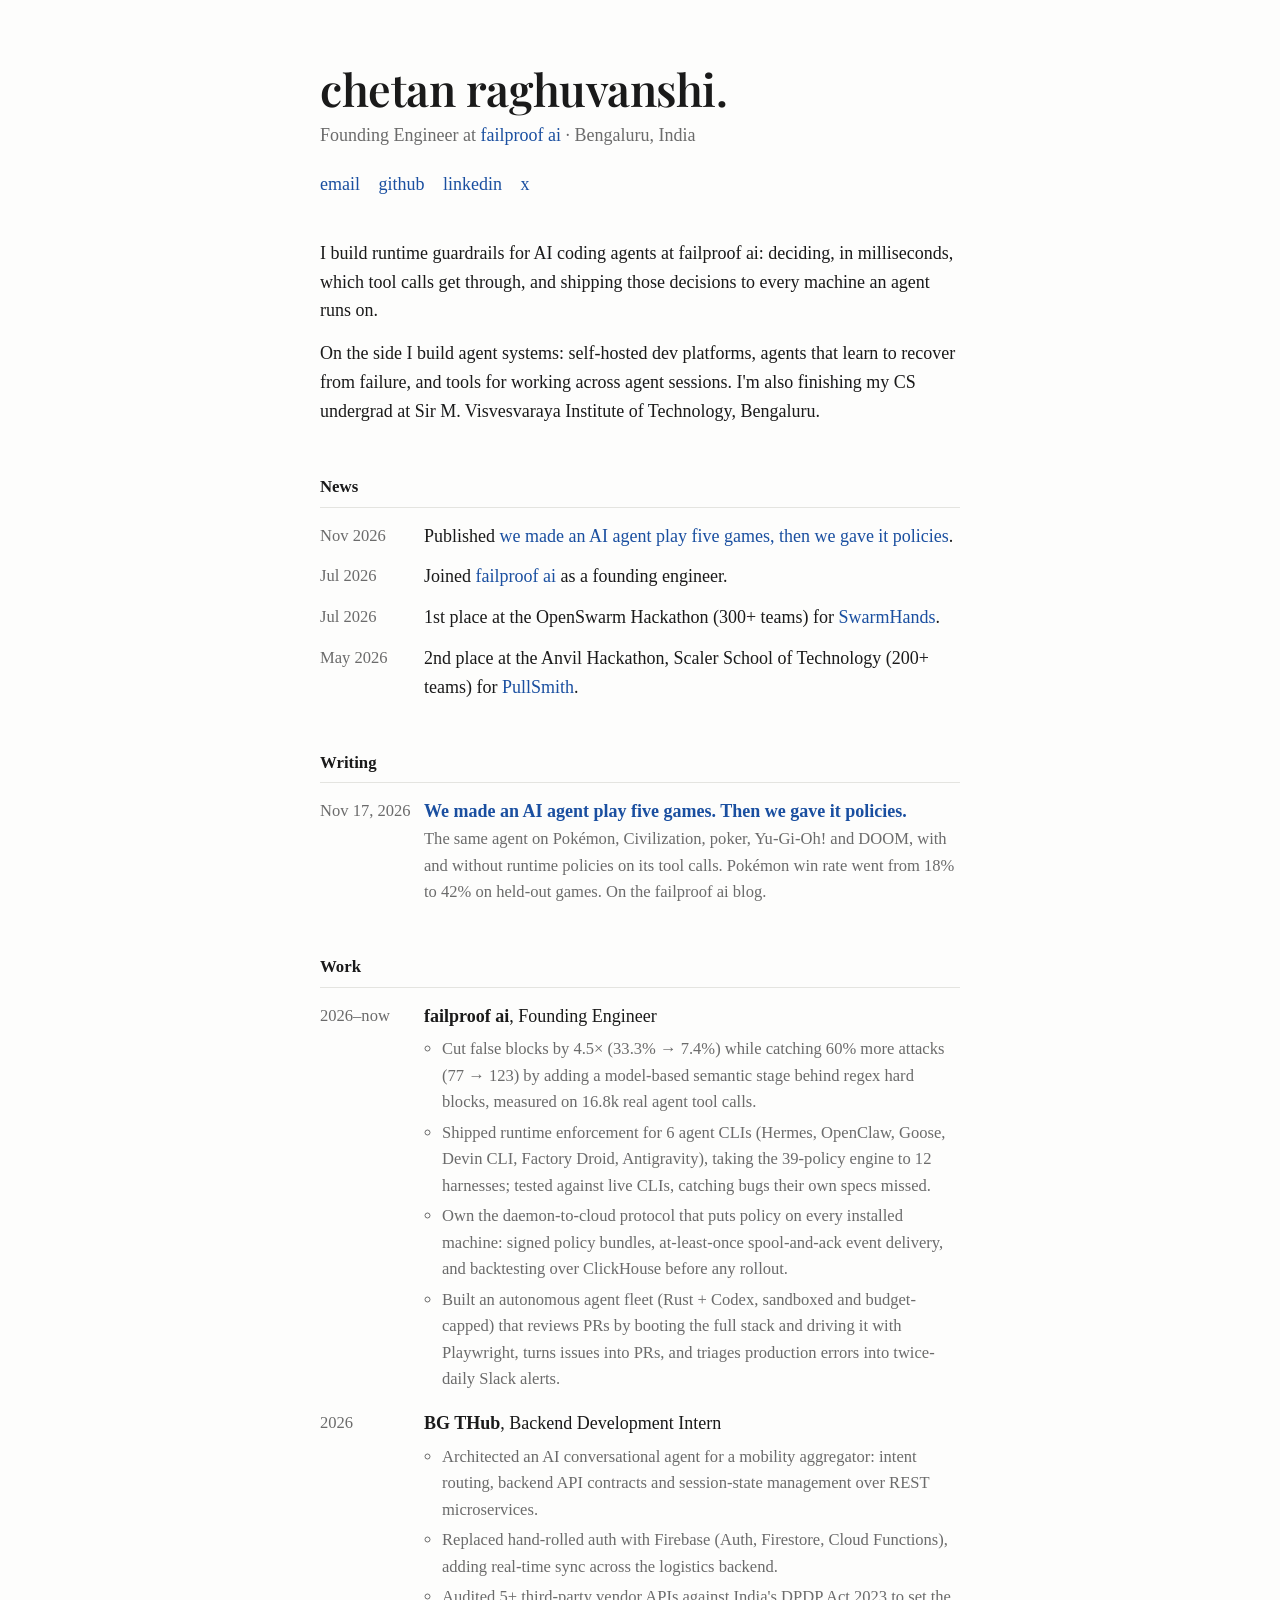
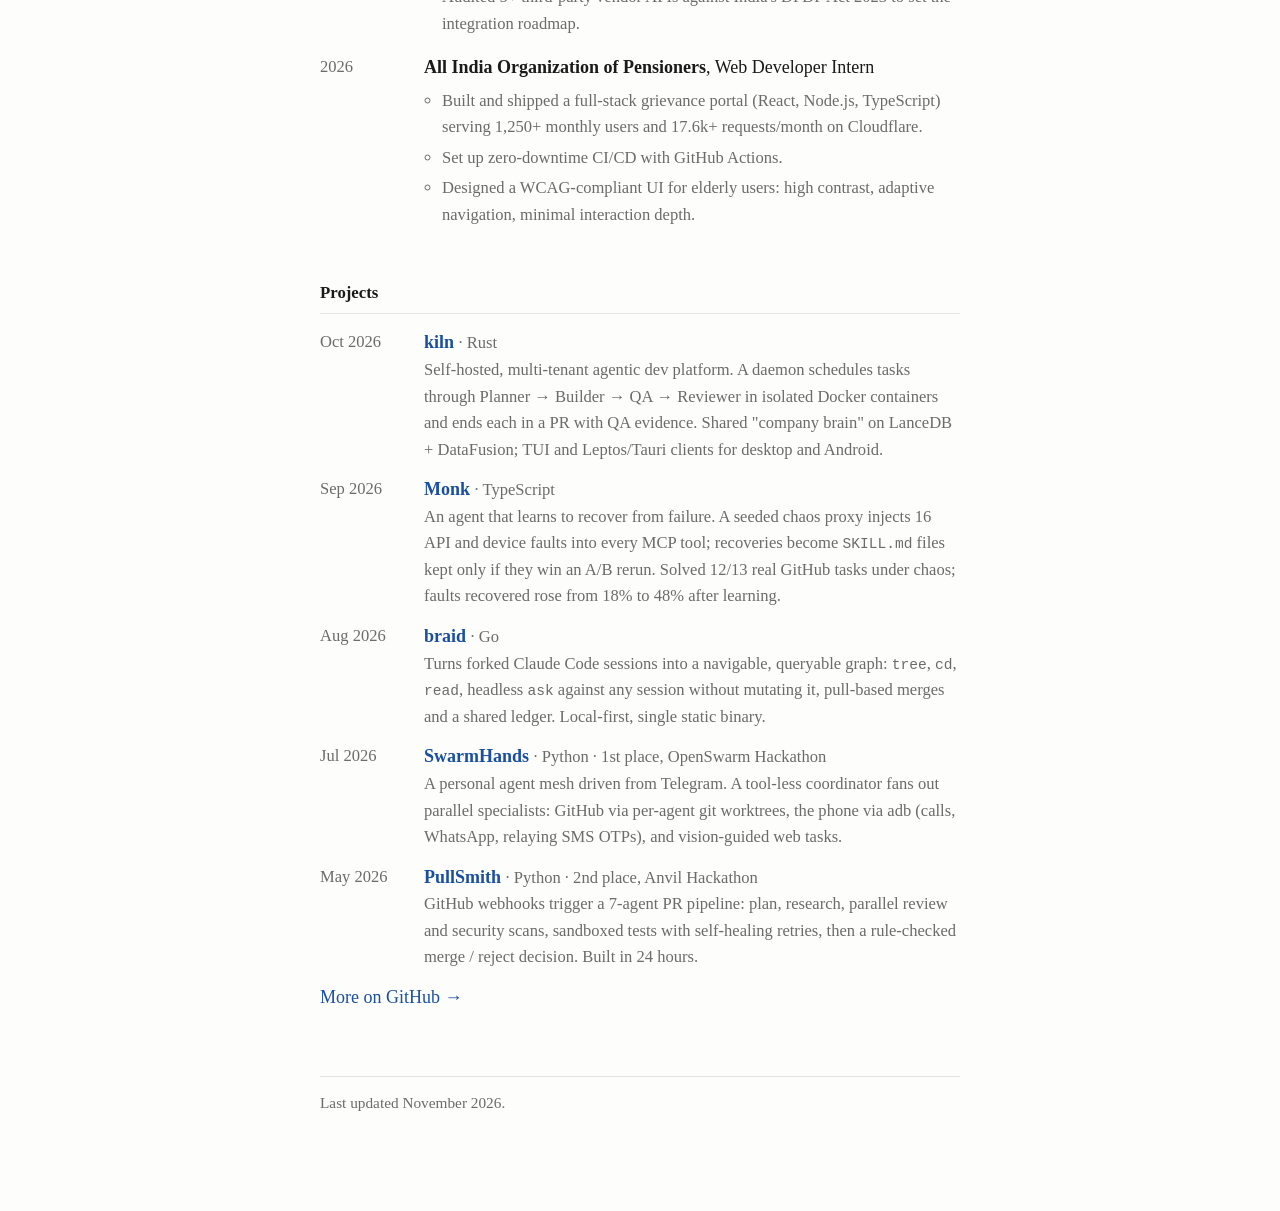
<file: index.html>
<!doctype html>
<html lang="en">
<head>
  <meta charset="utf-8">
  <meta name="viewport" content="width=device-width, initial-scale=1">
  <title>Chetan Raghuvanshi</title>
  <meta name="description" content="Chetan Raghuvanshi: founding engineer at failproof ai, building runtime policy enforcement, evaluators and infrastructure for AI coding agents.">
  <meta property="og:type" content="website">
  <meta property="og:url" content="https://chetan-raghuvanshi.github.io/">
  <meta property="og:title" content="Chetan Raghuvanshi">
  <meta property="og:description" content="Founding Engineer at failproof ai. Runtime guardrails for AI coding agents.">
  <meta property="og:image" content="https://chetan-raghuvanshi.github.io/og.png">
  <meta property="og:image:width" content="1200">
  <meta property="og:image:height" content="630">
  <meta name="twitter:card" content="summary_large_image">
  <meta name="twitter:site" content="@chhhee10">
  <meta name="twitter:image" content="https://chetan-raghuvanshi.github.io/og.png">
  <link rel="icon" href="data:image/svg+xml,<svg xmlns='http://www.w3.org/2000/svg' viewBox='0 0 100 100'><text y='.9em' font-size='90' font-family='Georgia,serif'>c.</text></svg>">
  <link rel="preconnect" href="https://fonts.googleapis.com">
  <link rel="preconnect" href="https://fonts.gstatic.com" crossorigin>
  <link href="https://fonts.googleapis.com/css2?family=Playfair+Display:wght@600&display=swap" rel="stylesheet">
  <link rel="stylesheet" href="/style.css">
</head>
<body>
<main>

  <h1>chetan raghuvanshi.</h1>
  <p class="subtitle">Founding Engineer at <a href="https://befailproof.ai">failproof ai</a> · Bengaluru, India</p>

  <p class="links">
    <a href="mailto:chetanraghuvanshi85@gmail.com">email</a>
    <a href="https://github.com/chhhee10">github</a>
    <a href="https://www.linkedin.com/in/chetan-raghuvanshi">linkedin</a>
    <a href="https://x.com/chhhee10">x</a>
  </p>

  <p>
    I build runtime guardrails for AI coding agents at failproof ai: deciding, in
    milliseconds, which tool calls get through, and shipping those decisions to every
    machine an agent runs on.
  </p>
  <p>
    On the side I build agent systems: self-hosted dev platforms, agents that learn to
    recover from failure, and tools for working across agent sessions. I'm also finishing
    my CS undergrad at Sir M. Visvesvaraya Institute of Technology, Bengaluru.
  </p>

  <h2>News</h2>
  <ul class="plain dated">
    <li><span class="date">Nov 2026</span><span>Published <a href="https://befailproof.ai/blog/failproof-arcade/">we made an AI agent play five games, then we gave it policies</a>.</span></li>
    <li><span class="date">Jul 2026</span><span>Joined <a href="https://befailproof.ai">failproof ai</a> as a founding engineer.</span></li>
    <li><span class="date">Jul 2026</span><span>1st place at the OpenSwarm Hackathon (300+ teams) for <a href="https://github.com/chhhee10/swarmhands">SwarmHands</a>.</span></li>
    <li><span class="date">May 2026</span><span>2nd place at the Anvil Hackathon, Scaler School of Technology (200+ teams) for <a href="https://github.com/chhhee10/PullSmith">PullSmith</a>.</span></li>
  </ul>

  <h2>Writing</h2>
  <!-- Newest first. Self-hosted posts live in /blog/<slug>/index.html -->
  <ul class="plain dated">
    <li>
      <span class="date">Nov 17, 2026</span>
      <span>
        <a class="item-title" href="https://befailproof.ai/blog/failproof-arcade/">We made an AI agent play five games. Then we gave it policies.</a>
        <span class="desc meta">The same agent on Pokémon, Civilization, poker, Yu-Gi-Oh! and DOOM, with and without runtime policies on its tool calls. Pokémon win rate went from 18% to 42% on held-out games. On the failproof ai blog.</span>
      </span>
    </li>
  </ul>

  <h2>Work</h2>
  <ul class="plain dated">
    <li>
      <span class="date">2026–now</span>
      <span>
        <span class="item-title">failproof ai</span>, Founding Engineer
        <ul class="bullets">
          <li>Cut false blocks by 4.5× (33.3% → 7.4%) while catching 60% more attacks (77 → 123) by adding a model-based semantic stage behind regex hard blocks, measured on 16.8k real agent tool calls.</li>
          <li>Shipped runtime enforcement for 6 agent CLIs (Hermes, OpenClaw, Goose, Devin CLI, Factory Droid, Antigravity), taking the 39-policy engine to 12 harnesses; tested against live CLIs, catching bugs their own specs missed.</li>
          <li>Own the daemon-to-cloud protocol that puts policy on every installed machine: signed policy bundles, at-least-once spool-and-ack event delivery, and backtesting over ClickHouse before any rollout.</li>
          <li>Built an autonomous agent fleet (Rust + Codex, sandboxed and budget-capped) that reviews PRs by booting the full stack and driving it with Playwright, turns issues into PRs, and triages production errors into twice-daily Slack alerts.</li>
        </ul>
      </span>
    </li>
    <li>
      <span class="date">2026</span>
      <span>
        <span class="item-title">BG THub</span>, Backend Development Intern
        <ul class="bullets">
          <li>Architected an AI conversational agent for a mobility aggregator: intent routing, backend API contracts and session-state management over REST microservices.</li>
          <li>Replaced hand-rolled auth with Firebase (Auth, Firestore, Cloud Functions), adding real-time sync across the logistics backend.</li>
          <li>Audited 5+ third-party vendor APIs against India's DPDP Act 2023 to set the integration roadmap.</li>
        </ul>
      </span>
    </li>
    <li>
      <span class="date">2026</span>
      <span>
        <span class="item-title">All India Organization of Pensioners</span>, Web Developer Intern
        <ul class="bullets">
          <li>Built and shipped a full-stack grievance portal (React, Node.js, TypeScript) serving 1,250+ monthly users and 17.6k+ requests/month on Cloudflare.</li>
          <li>Set up zero-downtime CI/CD with GitHub Actions.</li>
          <li>Designed a WCAG-compliant UI for elderly users: high contrast, adaptive navigation, minimal interaction depth.</li>
        </ul>
      </span>
    </li>
  </ul>

  <h2>Projects</h2>
  <ul class="plain dated">
    <li>
      <span class="date">Oct 2026</span>
      <span>
        <a class="item-title" href="https://github.com/chhhee10/kiln">kiln</a> <span class="meta">· Rust</span>
        <span class="desc meta">Self-hosted, multi-tenant agentic dev platform. A daemon schedules tasks through Planner → Builder → QA → Reviewer in isolated Docker containers and ends each in a PR with QA evidence. Shared "company brain" on LanceDB + DataFusion; TUI and Leptos/Tauri clients for desktop and Android.</span>
      </span>
    </li>
    <li>
      <span class="date">Sep 2026</span>
      <span>
        <a class="item-title" href="https://github.com/Vijeta-Patel/Monk">Monk</a> <span class="meta">· TypeScript</span>
        <span class="desc meta">An agent that learns to recover from failure. A seeded chaos proxy injects 16 API and device faults into every MCP tool; recoveries become <code>SKILL.md</code> files kept only if they win an A/B rerun. Solved 12/13 real GitHub tasks under chaos; faults recovered rose from 18% to 48% after learning.</span>
      </span>
    </li>
    <li>
      <span class="date">Aug 2026</span>
      <span>
        <a class="item-title" href="https://github.com/chhhee10/braid">braid</a> <span class="meta">· Go</span>
        <span class="desc meta">Turns forked Claude Code sessions into a navigable, queryable graph: <code>tree</code>, <code>cd</code>, <code>read</code>, headless <code>ask</code> against any session without mutating it, pull-based merges and a shared ledger. Local-first, single static binary.</span>
      </span>
    </li>
    <li>
      <span class="date">Jul 2026</span>
      <span>
        <a class="item-title" href="https://github.com/chhhee10/swarmhands">SwarmHands</a> <span class="meta">· Python · 1st place, OpenSwarm Hackathon</span>
        <span class="desc meta">A personal agent mesh driven from Telegram. A tool-less coordinator fans out parallel specialists: GitHub via per-agent git worktrees, the phone via adb (calls, WhatsApp, relaying SMS OTPs), and vision-guided web tasks.</span>
      </span>
    </li>
    <li>
      <span class="date">May 2026</span>
      <span>
        <a class="item-title" href="https://github.com/chhhee10/PullSmith">PullSmith</a> <span class="meta">· Python · 2nd place, Anvil Hackathon</span>
        <span class="desc meta">GitHub webhooks trigger a 7-agent PR pipeline: plan, research, parallel review and security scans, sandboxed tests with self-healing retries, then a rule-checked merge / reject decision. Built in 24 hours.</span>
      </span>
    </li>
  </ul>
  <p><a href="https://github.com/chhhee10?tab=repositories">More on GitHub →</a></p>

  <footer>Last updated November 2026.</footer>

</main>
</body>
</html>
</file>
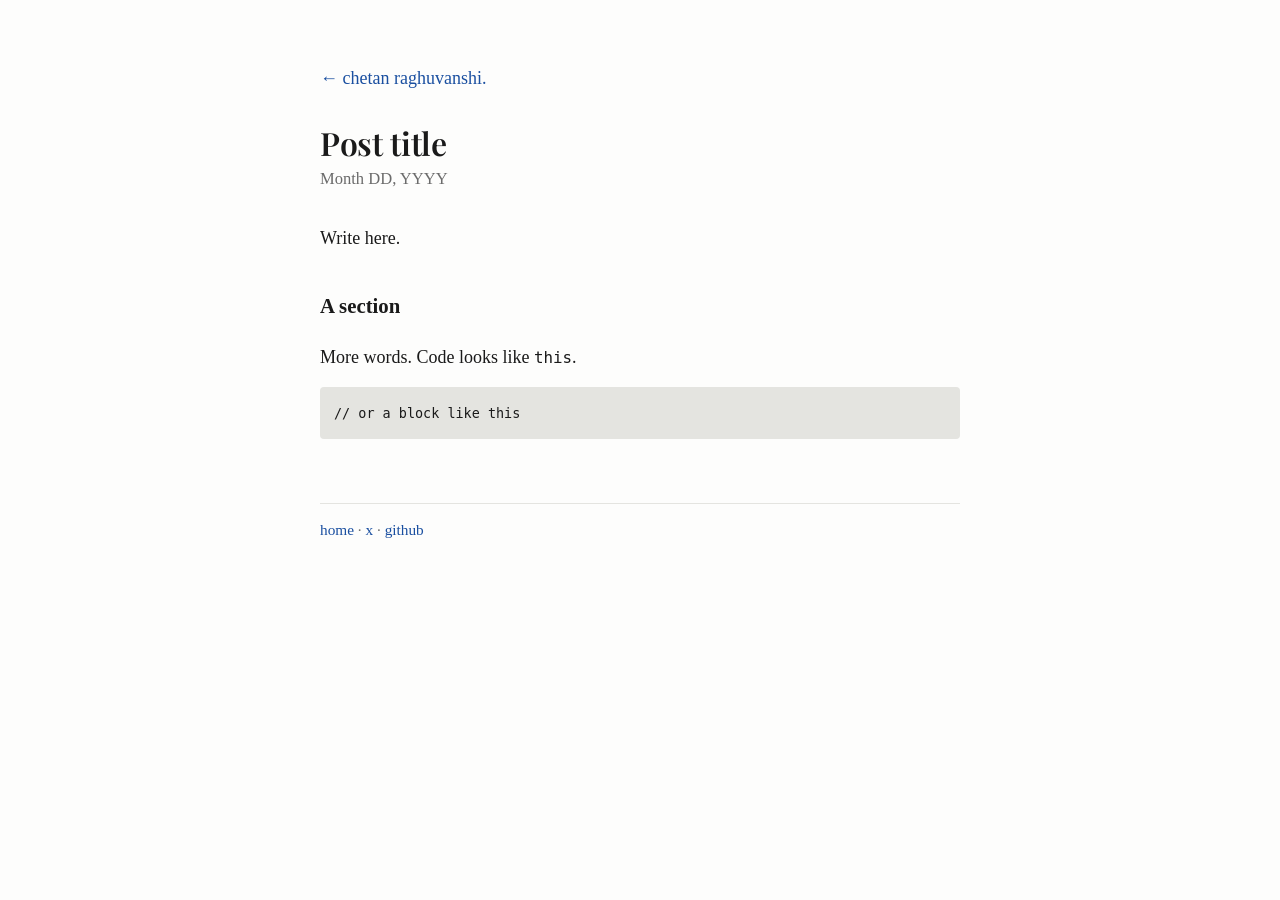
<file: blog/_template/index.html>
<!doctype html>
<html lang="en">
<head>
  <meta charset="utf-8">
  <meta name="viewport" content="width=device-width, initial-scale=1">
  <title>Post title · Chetan Raghuvanshi</title>
  <meta name="description" content="One-sentence summary of the post.">
  <link rel="icon" href="data:image/svg+xml,<svg xmlns='http://www.w3.org/2000/svg' viewBox='0 0 100 100'><text y='.9em' font-size='90' font-family='Georgia,serif'>c.</text></svg>">
  <link rel="preconnect" href="https://fonts.googleapis.com">
  <link rel="preconnect" href="https://fonts.gstatic.com" crossorigin>
  <link href="https://fonts.googleapis.com/css2?family=Playfair+Display:wght@600&display=swap" rel="stylesheet">
  <link rel="stylesheet" href="/style.css">
</head>
<body>
<main>
  <a class="back" href="/">← chetan raghuvanshi.</a>
  <article>
    <h1>Post title</h1>
    <span class="meta">Month DD, YYYY</span>

    <p>Write here.</p>

    <h2>A section</h2>
    <p>More words. Code looks like <code>this</code>.</p>
    <pre><code>// or a block like this</code></pre>
  </article>
  <footer><a href="/">home</a> · <a href="https://x.com/chhhee10">x</a> · <a href="https://github.com/chhhee10">github</a></footer>
</main>
</body>
</html>
</file>
<file: style.css>
:root {
  --bg: #fdfdfc;
  --fg: #1a1a1a;
  --muted: #6b6b6b;
  --rule: #e4e4e0;
  --link: #1a4fa0;
  --link-visited: #5b3a8c;
}
@media (prefers-color-scheme: dark) {
  :root {
    --bg: #141414;
    --fg: #e6e6e3;
    --muted: #9a9a95;
    --rule: #2c2c2a;
    --link: #8ab4f8;
    --link-visited: #c4a7e7;
  }
}

* { box-sizing: border-box; }

html { -webkit-text-size-adjust: 100%; }

body {
  margin: 0;
  background: var(--bg);
  color: var(--fg);
  font-family: "Iowan Old Style", "Palatino Linotype", Palatino, Georgia, "Times New Roman", serif;
  font-size: 18px;
  line-height: 1.6;
}

main {
  max-width: 680px;
  margin: 0 auto;
  padding: 64px 20px 96px;
}

a { color: var(--link); text-decoration: none; }
a:visited { color: var(--link-visited); }
a:hover { text-decoration: underline; text-underline-offset: 3px; }

h1 {
  font-family: "Playfair Display", Georgia, serif;
  font-size: 2.8rem;
  font-weight: 600;
  letter-spacing: -0.01em;
  line-height: 1.1;
  margin: 0 0 8px;
}
h1 a, h1 a:visited { color: var(--fg); }

.subtitle { color: var(--muted); margin: 0 0 20px; }

.links { margin: 0 0 40px; }
.links a { margin-right: 14px; white-space: nowrap; }

h2 {
  font-size: 1.05rem;
  font-weight: 600;
  margin: 48px 0 14px;
  padding-bottom: 6px;
  border-bottom: 1px solid var(--rule);
}

p { margin: 0 0 14px; }

ul.plain { list-style: none; padding: 0; margin: 0; }
ul.plain > li { margin: 0 0 12px; }

.dated > li { display: grid; grid-template-columns: 92px 1fr; gap: 12px; }
.date { color: var(--muted); font-variant-numeric: tabular-nums; font-size: 0.92em; padding-top: 1px; }

.item-title { font-weight: 600; }
.meta { color: var(--muted); font-size: 0.92em; }
.desc { display: block; }

footer {
  margin-top: 64px;
  padding-top: 14px;
  border-top: 1px solid var(--rule);
  color: var(--muted);
  font-size: 0.85em;
}

/* blog posts */
article h1 { font-size: 2rem; margin-bottom: 6px; }
article .meta { margin-bottom: 32px; display: block; }
article h2 { border: 0; font-size: 1.3rem; margin-top: 36px; }
article img { max-width: 100%; height: auto; }
article pre {
  overflow-x: auto;
  padding: 14px;
  background: var(--rule);
  border-radius: 4px;
  font-size: 0.85em;
}
code { font-family: ui-monospace, SFMono-Regular, Menlo, Consolas, monospace; font-size: 0.88em; }
.back { display: inline-block; margin-bottom: 32px; }

@media (max-width: 520px) {
  body { font-size: 17px; }
  main { padding: 40px 16px 72px; }
  h1 { font-size: 2.2rem; }
  .dated > li { grid-template-columns: 1fr; gap: 0; }
}

ul.bullets { margin: 6px 0 0; padding-left: 18px; color: var(--muted); font-size: 0.92em; }
ul.bullets li { margin: 0 0 4px; }
</file>
